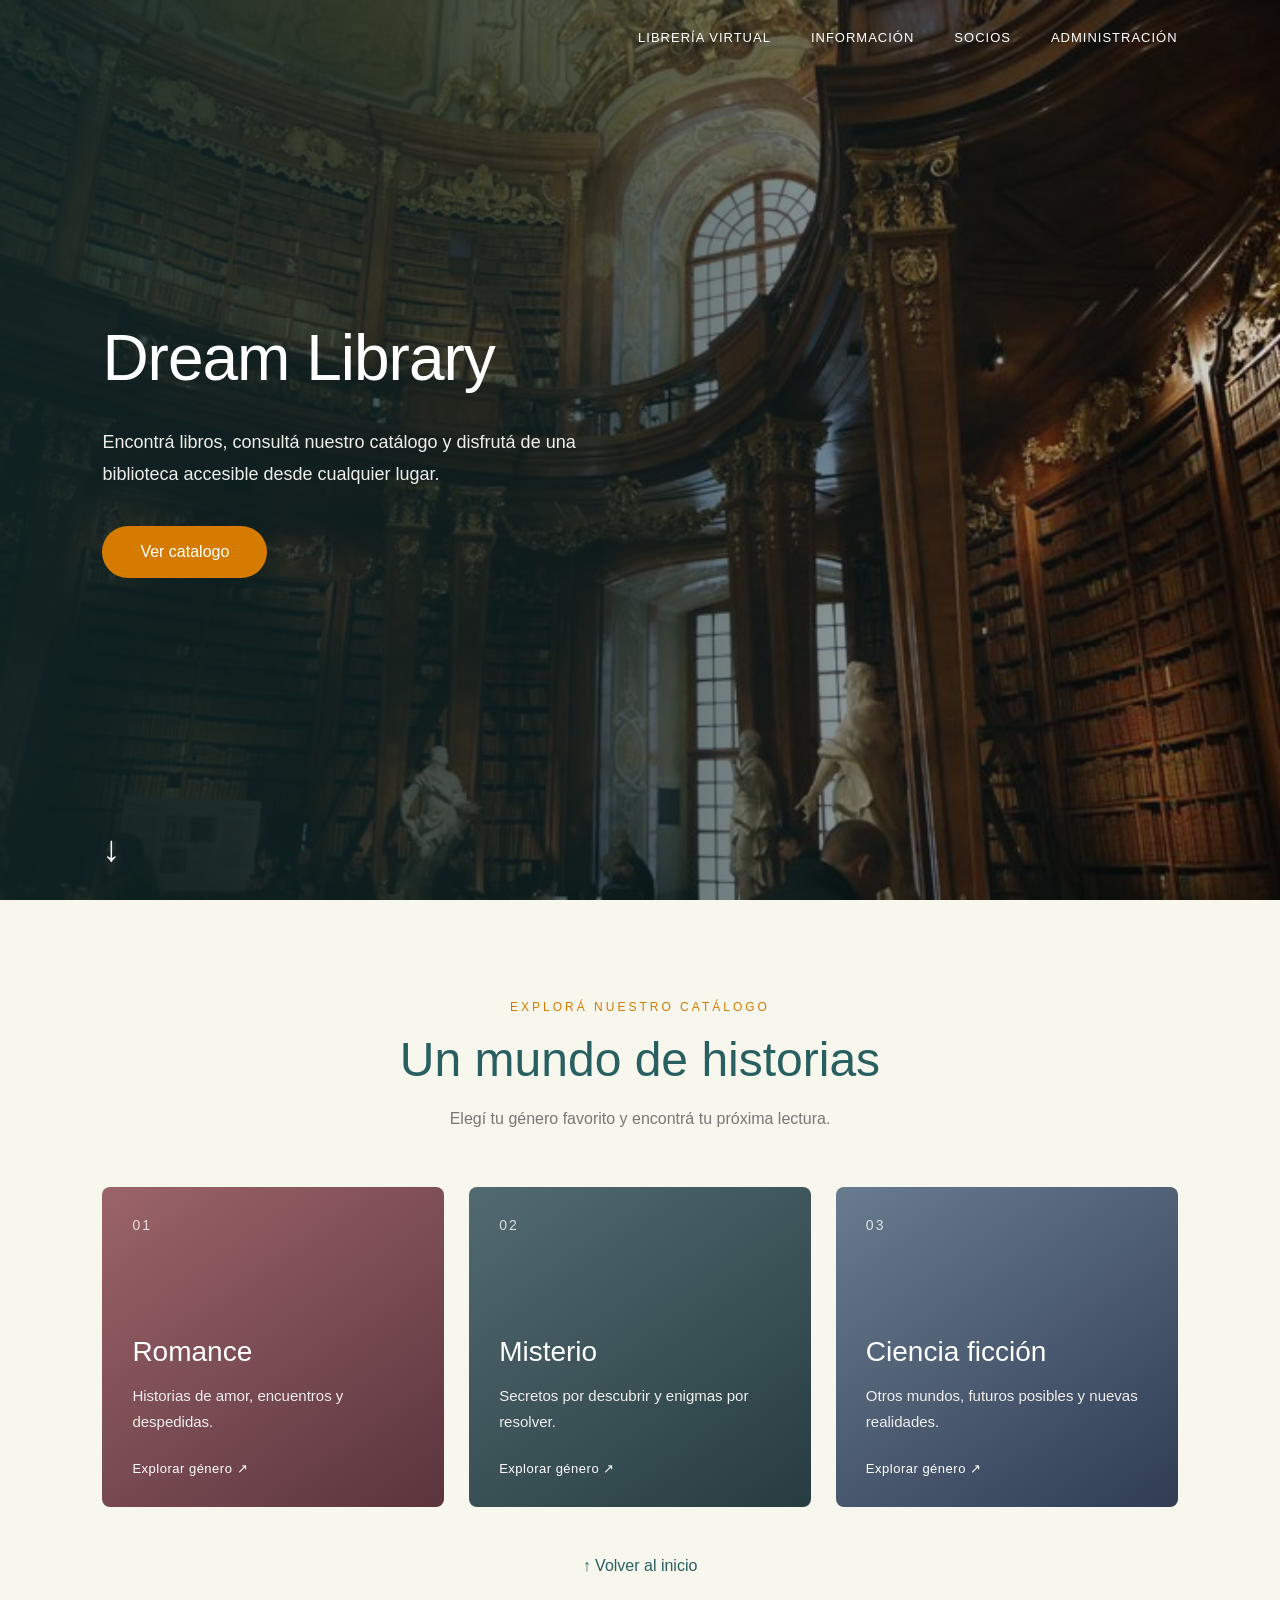
<file: index.html>
<!DOCTYPE html>
<html lang="es">
<head>
    <meta charset="UTF-8">
    <meta name="viewport" content="width=device-width, initial-scale=1.0">
    <title>Dream Library</title>
    <link rel="stylesheet" href="style.css">
</head>

<body>

    <!-- INICIO -->
    <section class="inicio" id="inicio">

        <img
            src="img/biblioteca.jpg"
            class="biblioteca"
            alt="Estanterías de una biblioteca"
        >

        <div class="fondo"></div>

        <nav>
            <a href="#inicio">Librería Virtual</a>
            <a href="paginas/informacion.html">Información</a>
            <a href="paginas/socios.html">Socios</a>
            <a href="paginas/administracion.html">Administración</a>
        </nav>

        <div class="contenido">
            <h1>Dream Library</h1>

            <p>
                Encontrá libros, consultá nuestro catálogo
                y disfrutá de una biblioteca accesible
                desde cualquier lugar. 
            </p>

            <a href="#generos" class="boton">Ver catalogo</a>
        </div>

        <a href="#generos" class="flecha" aria-label="Ver géneros">
            ↓
        </a>

    </section>


    <!-- GÉNEROS DE LIBROS -->
    <section class="generos" id="generos">

        <div class="encabezado-generos">
            <span class="subtitulo">EXPLORÁ NUESTRO CATÁLOGO</span>
            <h2>Un mundo de historias</h2>
            <p>
                Elegí tu género favorito y encontrá tu próxima lectura.
            </p>
        </div>

        <div class="contenedor-generos">

            <a href="paginas/libreria.html?genero=romance"
               class="tarjeta romance">
                <div class="numero">01</div>
                <div class="info-tarjeta">
                    <h3>Romance</h3>
                    <p>Historias de amor, encuentros y despedidas.</p>
                    <span>Explorar género ↗</span>
                </div>
            </a>

            <a href="paginas/libreria.html?genero=misterio"
               class="tarjeta misterio">
                <div class="numero">02</div>
                <div class="info-tarjeta">
                    <h3>Misterio</h3>
                    <p>Secretos por descubrir y enigmas por resolver.</p>
                    <span>Explorar género ↗</span>
                </div>
            </a>

            <a href="paginas/libreria.html?genero=ciencia-ficcion"
               class="tarjeta ciencia-ficcion">
                <div class="numero">03</div>
                <div class="info-tarjeta">
                    <h3>Ciencia ficción</h3>
                    <p>Otros mundos, futuros posibles y nuevas realidades.</p>
                    <span>Explorar género ↗</span>
                </div>
            </a>

        </div>

        <a href="#inicio" class="volver">↑ Volver al inicio</a>

    </section>

</body>
</html>
</file>
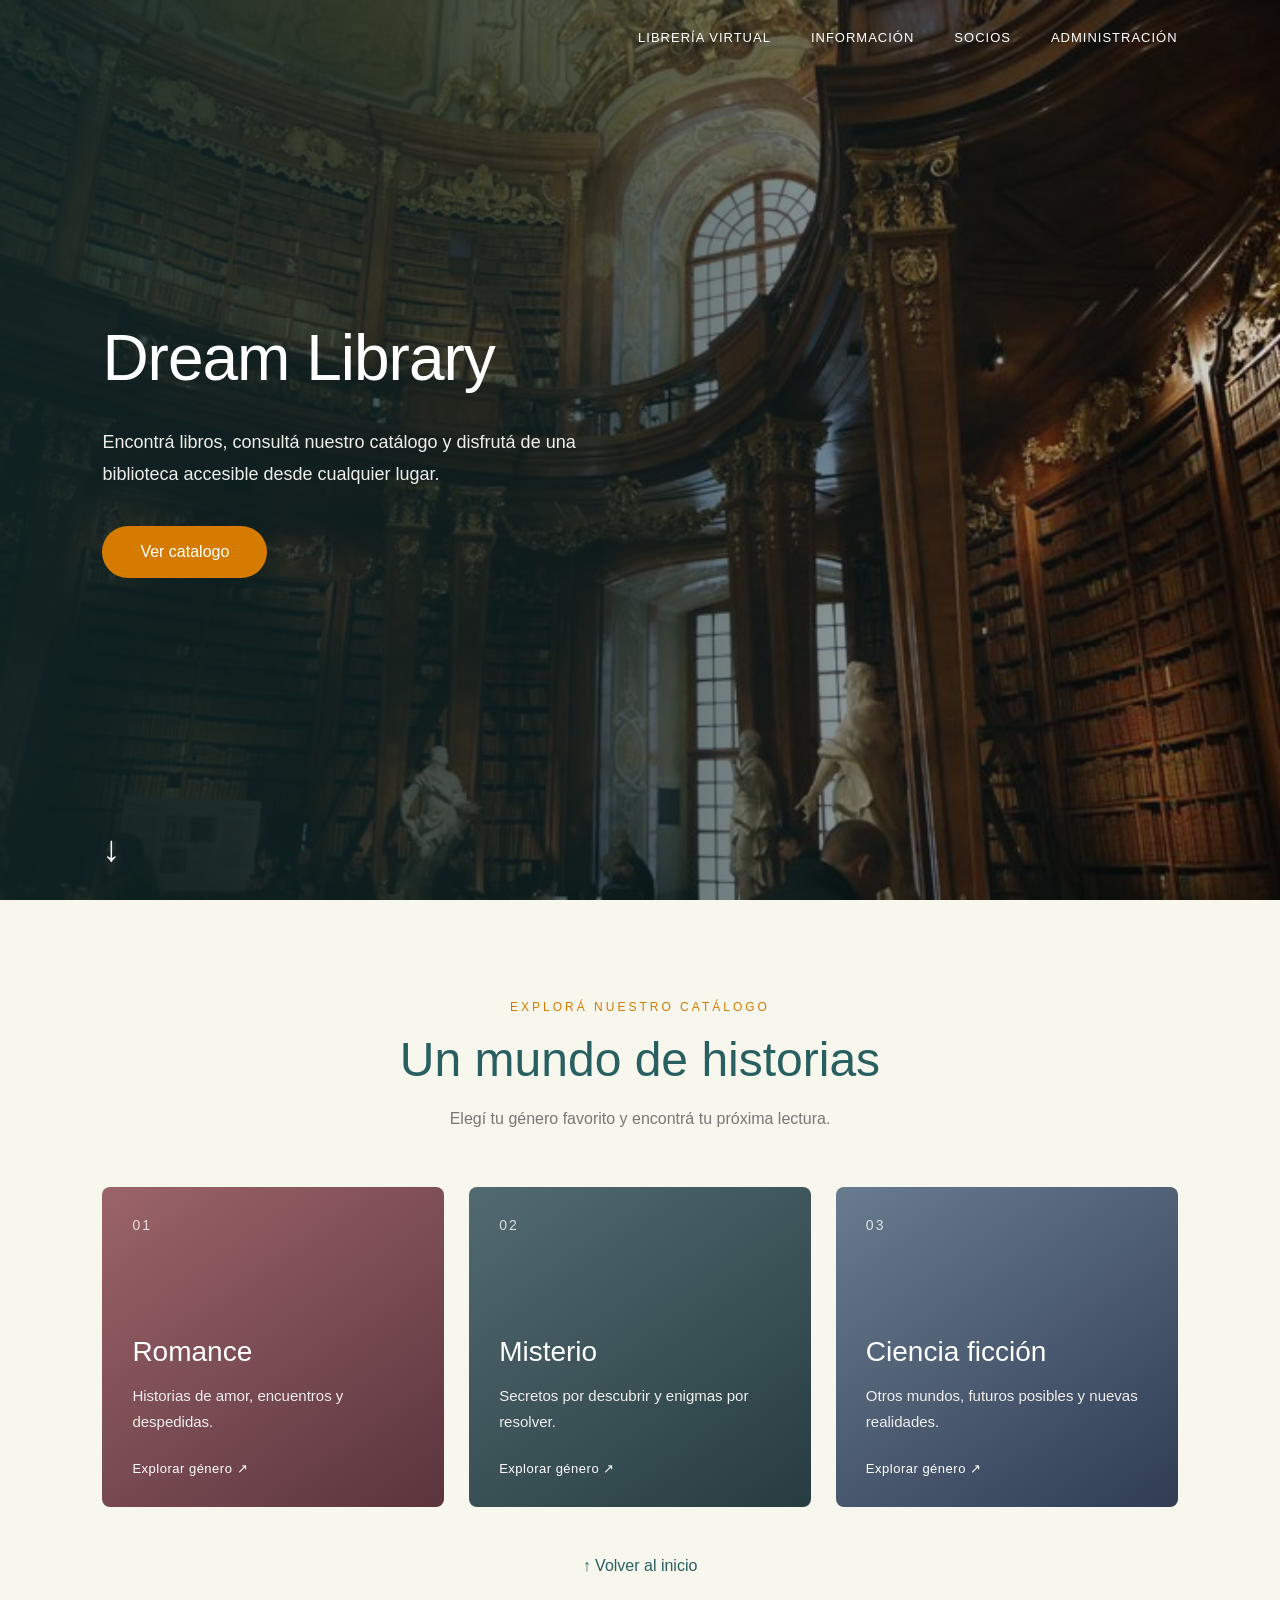
<file: dream Library/index.html>
<!DOCTYPE html>
<html lang="es">
<head>
    <meta charset="UTF-8">
    <meta name="viewport" content="width=device-width, initial-scale=1.0">
    <title>Dream Library</title>
    <link rel="stylesheet" href="style.css">
</head>

<body>

    <!-- INICIO -->
    <section class="inicio" id="inicio">

        <img
            src="img/biblioteca.jpg"
            class="biblioteca"
            alt="Estanterías de una biblioteca"
        >

        <div class="fondo"></div>

        <nav>
            <a href="#inicio">Librería Virtual</a>
            <a href="paginas/informacion.html">Información</a>
            <a href="paginas/socios.html">Socios</a>
            <a href="paginas/administracion.html">Administración</a>
        </nav>

        <div class="contenido">
            <h1>Dream Library</h1>

            <p>
                Encontrá libros, consultá nuestro catálogo
                y disfrutá de una biblioteca accesible
                desde cualquier lugar. 
            </p>

            <a href="#generos" class="boton">Ver catalogo</a>
        </div>

        <a href="#generos" class="flecha" aria-label="Ver géneros">
            ↓
        </a>

    </section>


    <!-- GÉNEROS DE LIBROS -->
    <section class="generos" id="generos">

        <div class="encabezado-generos">
            <span class="subtitulo">EXPLORÁ NUESTRO CATÁLOGO</span>
            <h2>Un mundo de historias</h2>
            <p>
                Elegí tu género favorito y encontrá tu próxima lectura.
            </p>
        </div>

        <div class="contenedor-generos">

            <a href="paginas/libreria.html?genero=romance"
               class="tarjeta romance">
                <div class="numero">01</div>
                <div class="info-tarjeta">
                    <h3>Romance</h3>
                    <p>Historias de amor, encuentros y despedidas.</p>
                    <span>Explorar género ↗</span>
                </div>
            </a>

            <a href="paginas/libreria.html?genero=misterio"
               class="tarjeta misterio">
                <div class="numero">02</div>
                <div class="info-tarjeta">
                    <h3>Misterio</h3>
                    <p>Secretos por descubrir y enigmas por resolver.</p>
                    <span>Explorar género ↗</span>
                </div>
            </a>

            <a href="paginas/libreria.html?genero=ciencia-ficcion"
               class="tarjeta ciencia-ficcion">
                <div class="numero">03</div>
                <div class="info-tarjeta">
                    <h3>Ciencia ficción</h3>
                    <p>Otros mundos, futuros posibles y nuevas realidades.</p>
                    <span>Explorar género ↗</span>
                </div>
            </a>

        </div>

        <a href="#inicio" class="volver">↑ Volver al inicio</a>

    </section>

</body>
</html>
</file>
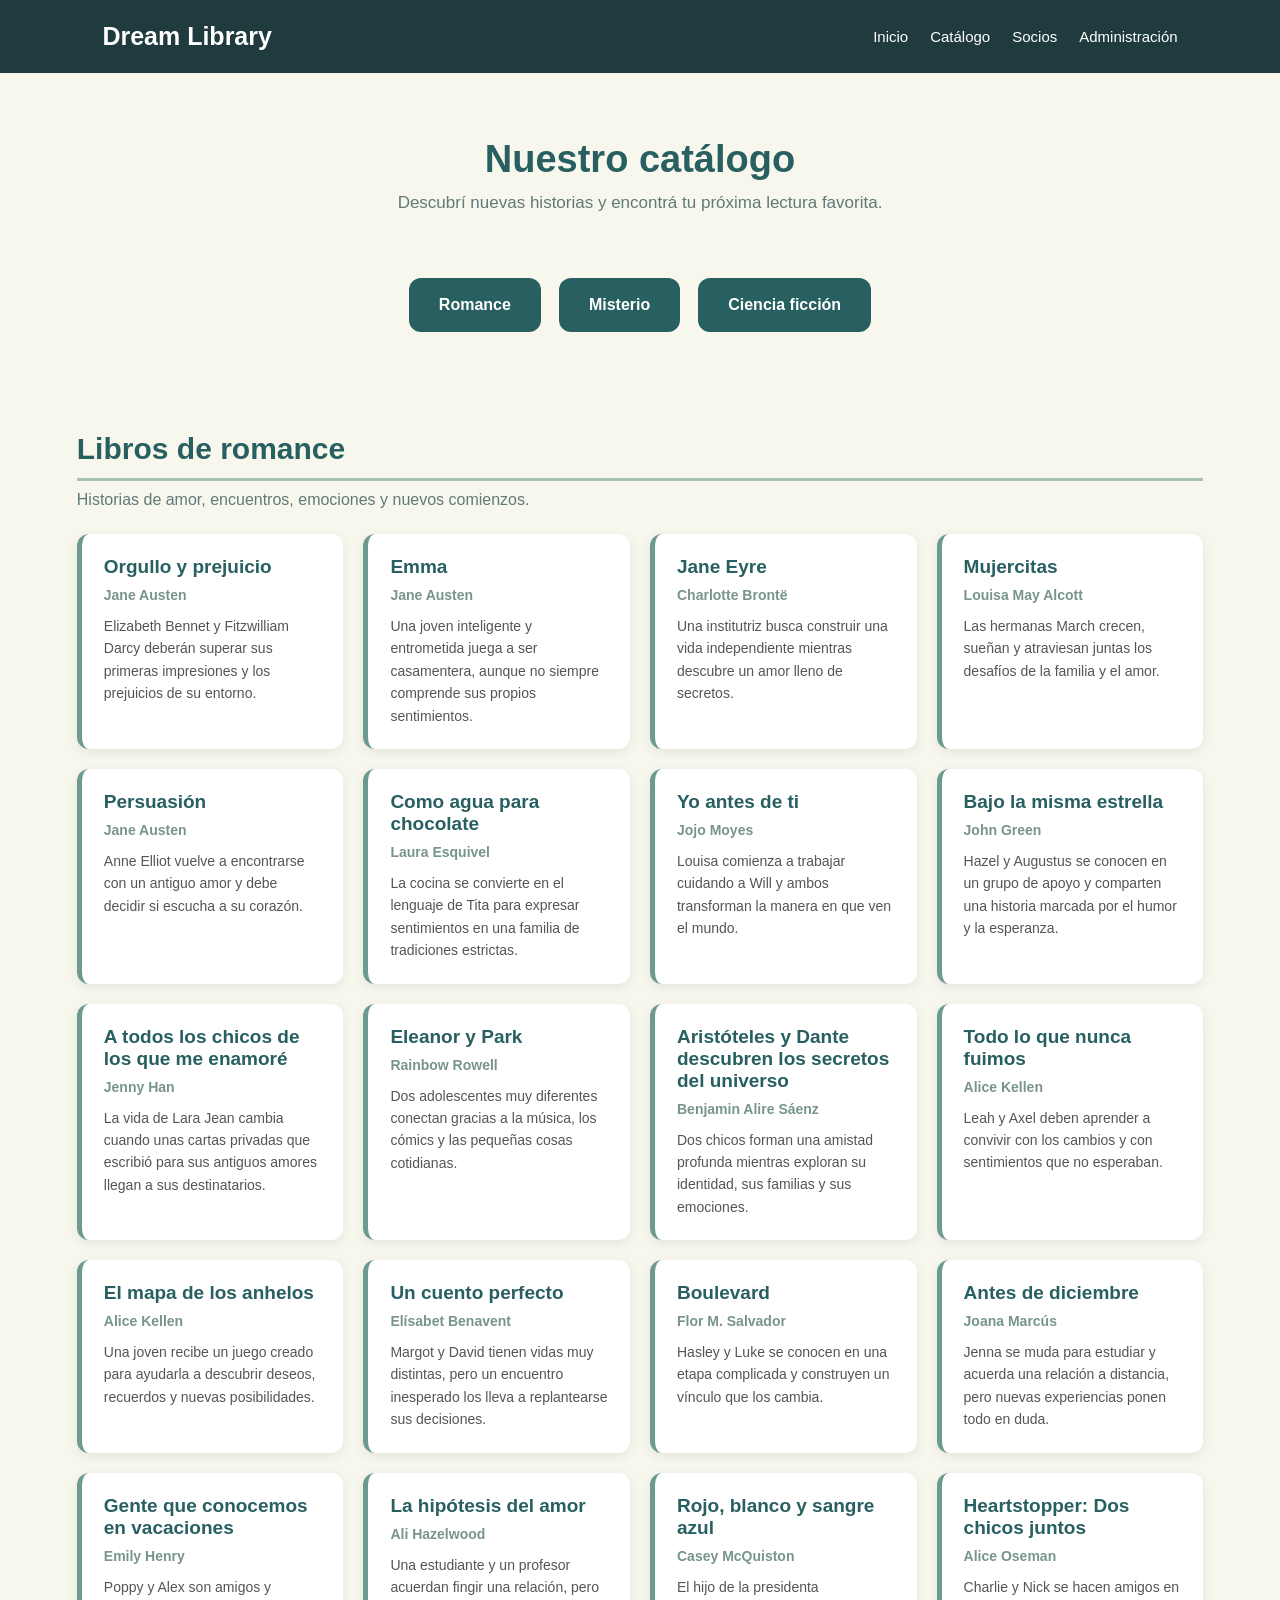
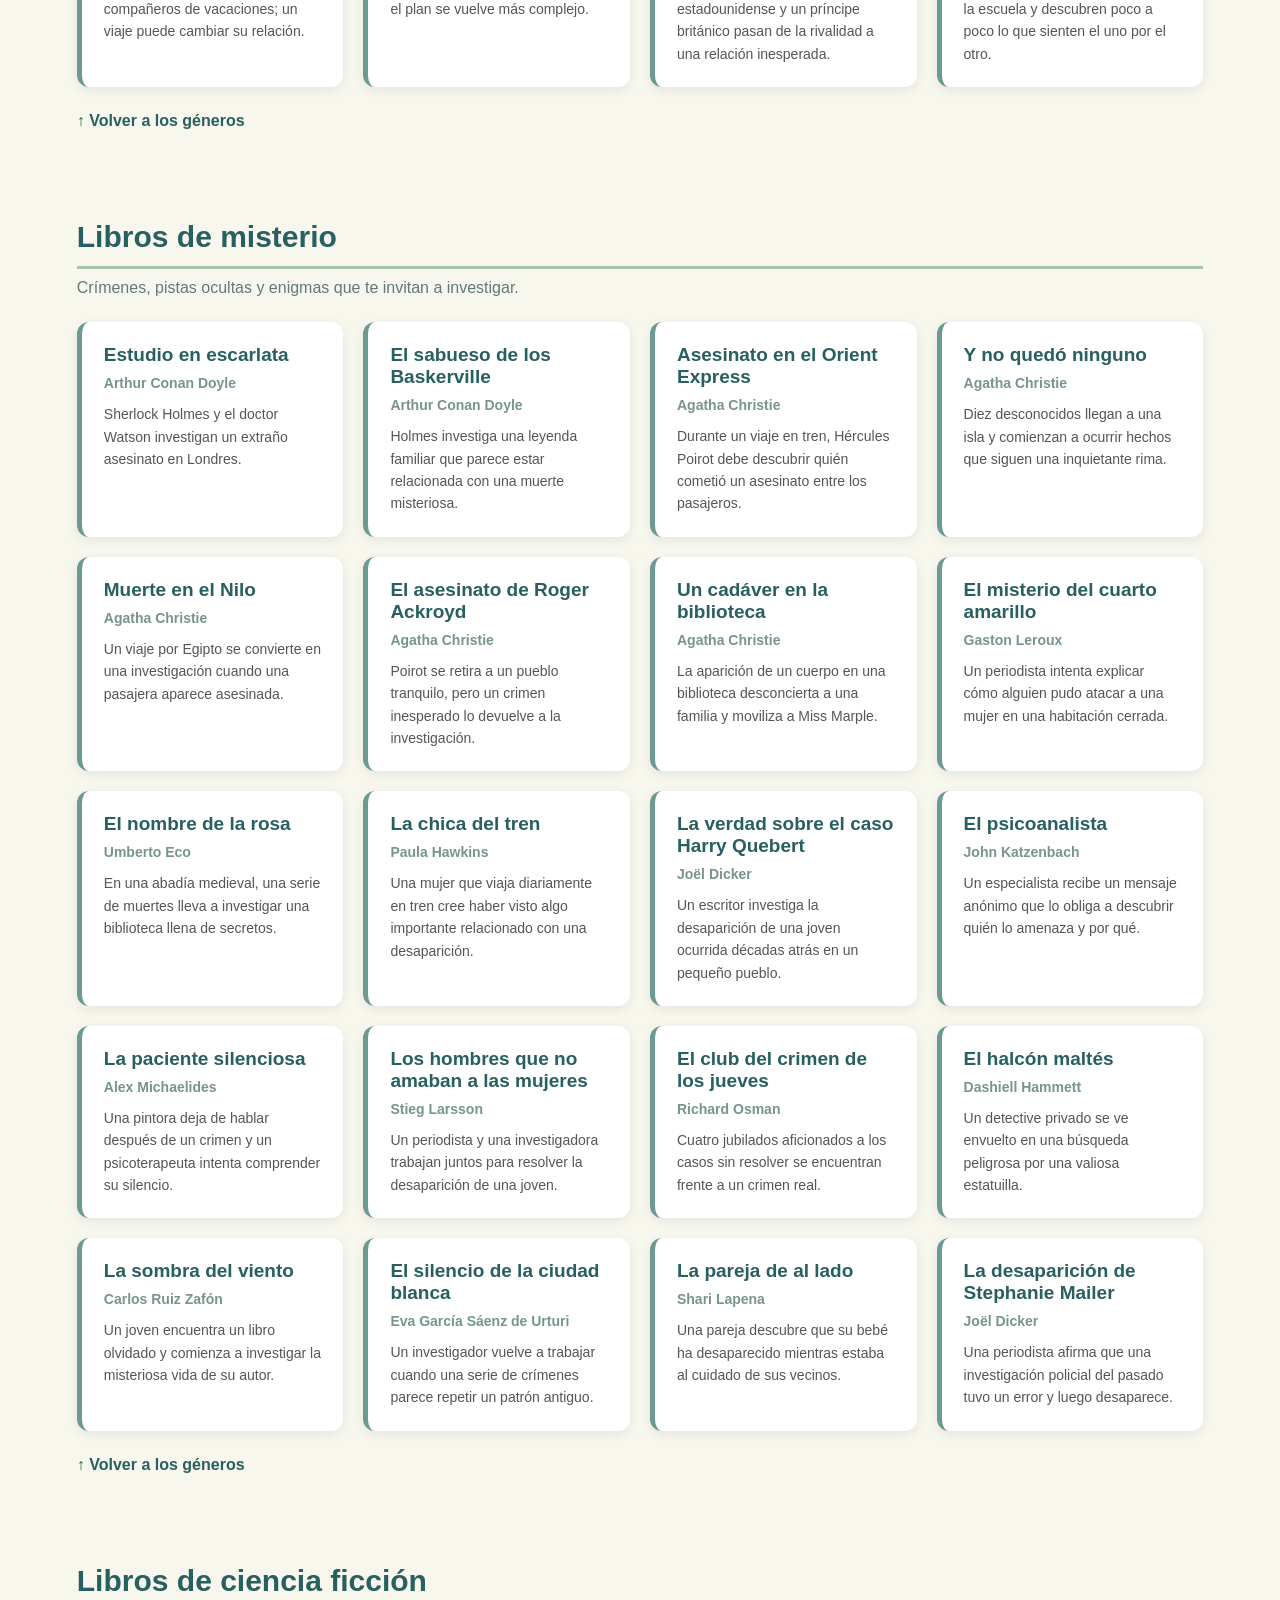
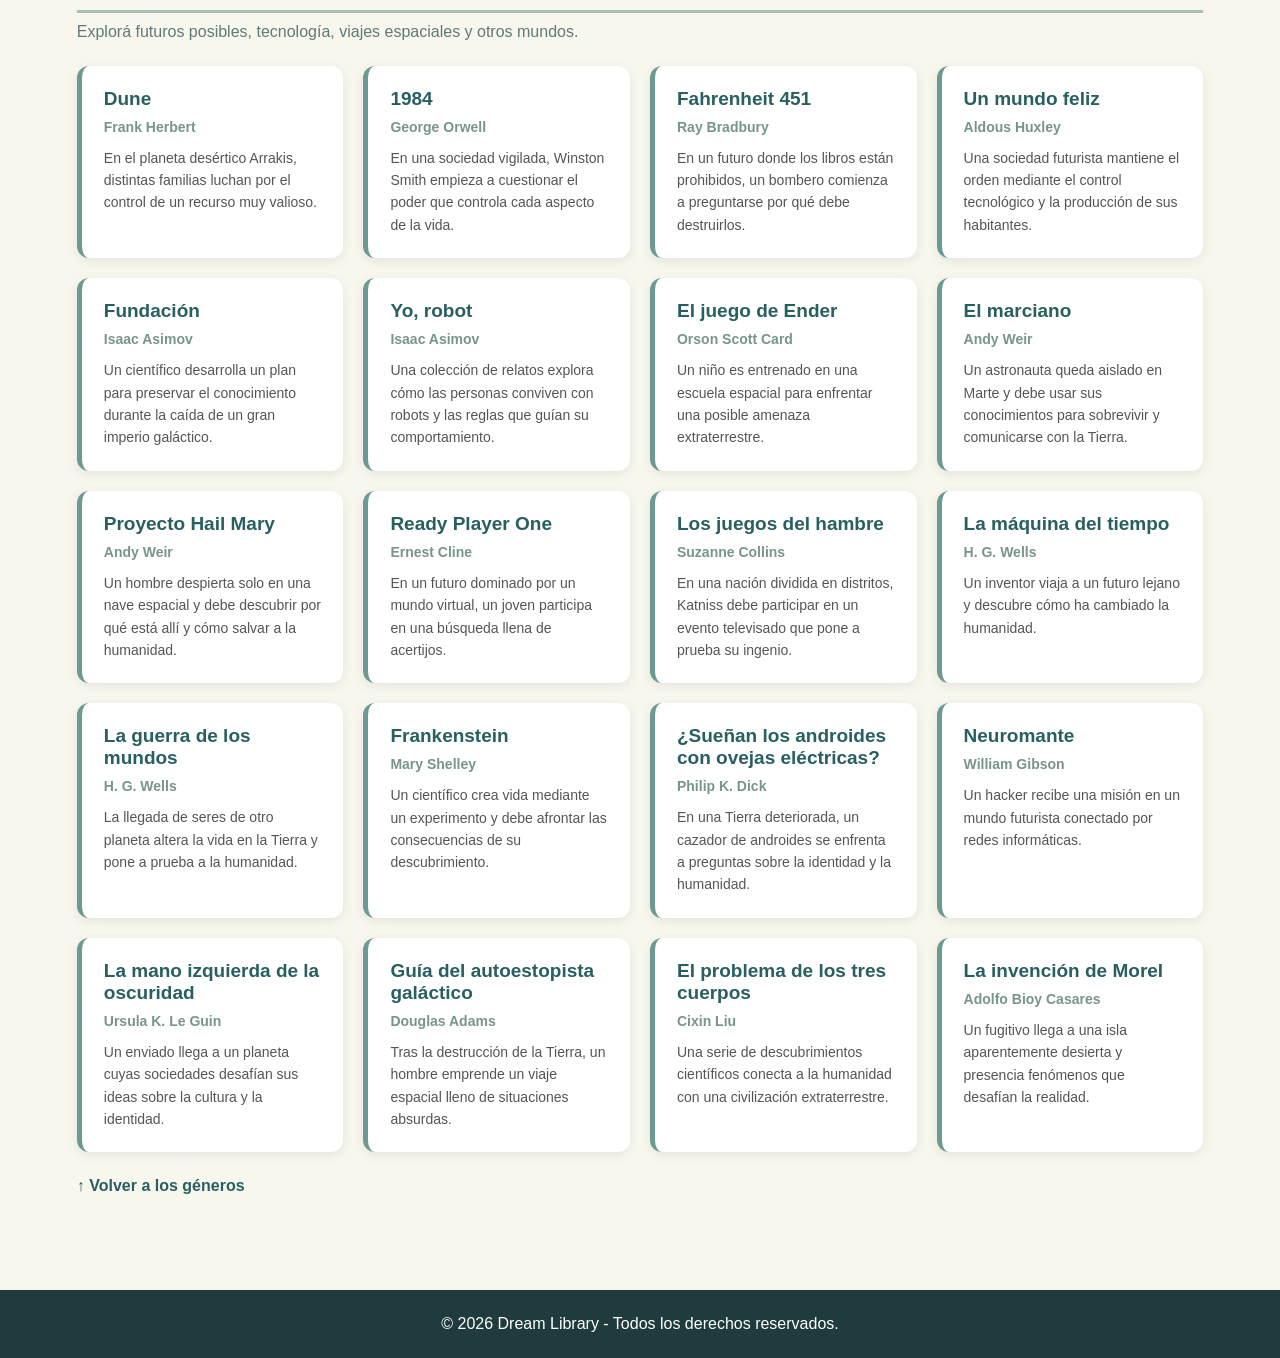
<file: paginas/libreria.html>
<!DOCTYPE html>
<html lang="es">
<head>
<meta charset="UTF-8">
<meta name="viewport" content="width=device-width, initial-scale=1.0">
<title>Catálogo | Dream Library</title>

<style>
* {
    margin: 0;
    padding: 0;
    box-sizing: border-box;
    scroll-behavior: smooth;
}

body {
    font-family: Arial, sans-serif;
    background: #f8f7ed;
    color: #285f60;
}

header {
    background: #203b3d;
    padding: 22px 8%;
    display: flex;
    justify-content: space-between;
    align-items: center;
    flex-wrap: wrap;
    gap: 15px;
}

.logo {
    color: white;
    font-size: 25px;
    font-weight: bold;
    text-decoration: none;
}

nav {
    display: flex;
    gap: 22px;
    flex-wrap: wrap;
}

nav a {
    color: white;
    text-decoration: none;
    font-size: 15px;
}

nav a:hover {
    color: #b9d6c2;
}

.contenedor {
    width: 88%;
    max-width: 1200px;
    margin: auto;
}

.presentacion {
    text-align: center;
    padding: 65px 15px 35px;
}

.presentacion h1 {
    font-size: 38px;
    margin-bottom: 12px;
}

.presentacion p {
    color: #607979;
    font-size: 17px;
}

.generos {
    display: flex;
    justify-content: center;
    flex-wrap: wrap;
    gap: 18px;
    margin: 30px 0 55px;
}

.genero {
    background: #285f60;
    color: white;
    text-decoration: none;
    padding: 18px 30px;
    border-radius: 12px;
    font-weight: bold;
    transition: .3s;
}

.genero:hover {
    background: #203b3d;
    transform: translateY(-3px);
}

.seccion {
    padding: 45px 0;
    scroll-margin-top: 20px;
}

.seccion h2 {
    font-size: 30px;
    margin-bottom: 10px;
    border-bottom: 3px solid #a6c4ad;
    padding-bottom: 12px;
}

.descripcion {
    margin-bottom: 25px;
    color: #607979;
}

.libros {
    display: grid;
    grid-template-columns: repeat(auto-fit, minmax(250px, 1fr));
    gap: 20px;
}

.libro {
    background: white;
    border-radius: 12px;
    padding: 22px;
    box-shadow: 0 3px 12px rgba(0,0,0,.08);
    border-left: 5px solid #6c9990;
    transition: .2s;
}

.libro:hover {
    transform: translateY(-4px);
}

.libro h3 {
    color: #285f60;
    font-size: 19px;
    margin-bottom: 9px;
}

.autor {
    font-weight: bold;
    color: #78958a;
    font-size: 14px;
    margin-bottom: 12px;
}

.sinopsis {
    color: #555;
    font-size: 14px;
    line-height: 1.6;
}

.volver {
    display: inline-block;
    margin-top: 25px;
    color: #285f60;
    font-weight: bold;
    text-decoration: none;
}

.volver:hover {
    text-decoration: underline;
}

footer {
    background: #203b3d;
    color: white;
    text-align: center;
    padding: 25px;
    margin-top: 50px;
}

@media(max-width:600px) {
    header {
        justify-content: center;
    }

    nav {
        justify-content: center;
        gap: 14px;
    }

    .presentacion h1 {
        font-size: 29px;
    }

    .contenedor {
        width: 92%;
    }
}
</style>
</head>

<body>

<header>
    <a href="../index.html" class="logo">Dream Library</a>

    <nav>
        <a href="../index.html">Inicio</a>
        <a href="#generos">Catálogo</a>
        <a href="socios.html">Socios</a>
        <a href="administracion.html">Administración</a>
    </nav>
</header>

<main class="contenedor">

<section class="presentacion" id="generos">
    <h1>Nuestro catálogo</h1>
    <p>Descubrí nuevas historias y encontrá tu próxima lectura favorita.</p>
</section>

<div class="generos">
    <a href="#romance" class="genero">Romance</a>
    <a href="#misterio" class="genero">Misterio</a>
    <a href="#ciencia-ficcion" class="genero">Ciencia ficción</a>
</div>

<!-- ROMANCE -->

<section class="seccion" id="romance">

<h2>Libros de romance</h2>
<p class="descripcion">
Historias de amor, encuentros, emociones y nuevos comienzos.
</p>

<div class="libros">

<article class="libro">
<h3>Orgullo y prejuicio</h3>
<p class="autor">Jane Austen</p>
<p class="sinopsis">Elizabeth Bennet y Fitzwilliam Darcy deberán superar sus primeras impresiones y los prejuicios de su entorno.</p>
</article>

<article class="libro">
<h3>Emma</h3>
<p class="autor">Jane Austen</p>
<p class="sinopsis">Una joven inteligente y entrometida juega a ser casamentera, aunque no siempre comprende sus propios sentimientos.</p>
</article>

<article class="libro">
<h3>Jane Eyre</h3>
<p class="autor">Charlotte Brontë</p>
<p class="sinopsis">Una institutriz busca construir una vida independiente mientras descubre un amor lleno de secretos.</p>
</article>

<article class="libro">
<h3>Mujercitas</h3>
<p class="autor">Louisa May Alcott</p>
<p class="sinopsis">Las hermanas March crecen, sueñan y atraviesan juntas los desafíos de la familia y el amor.</p>
</article>

<article class="libro">
<h3>Persuasión</h3>
<p class="autor">Jane Austen</p>
<p class="sinopsis">Anne Elliot vuelve a encontrarse con un antiguo amor y debe decidir si escucha a su corazón.</p>
</article>

<article class="libro">
<h3>Como agua para chocolate</h3>
<p class="autor">Laura Esquivel</p>
<p class="sinopsis">La cocina se convierte en el lenguaje de Tita para expresar sentimientos en una familia de tradiciones estrictas.</p>
</article>

<article class="libro">
<h3>Yo antes de ti</h3>
<p class="autor">Jojo Moyes</p>
<p class="sinopsis">Louisa comienza a trabajar cuidando a Will y ambos transforman la manera en que ven el mundo.</p>
</article>

<article class="libro">
<h3>Bajo la misma estrella</h3>
<p class="autor">John Green</p>
<p class="sinopsis">Hazel y Augustus se conocen en un grupo de apoyo y comparten una historia marcada por el humor y la esperanza.</p>
</article>

<article class="libro">
<h3>A todos los chicos de los que me enamoré</h3>
<p class="autor">Jenny Han</p>
<p class="sinopsis">La vida de Lara Jean cambia cuando unas cartas privadas que escribió para sus antiguos amores llegan a sus destinatarios.</p>
</article>

<article class="libro">
<h3>Eleanor y Park</h3>
<p class="autor">Rainbow Rowell</p>
<p class="sinopsis">Dos adolescentes muy diferentes conectan gracias a la música, los cómics y las pequeñas cosas cotidianas.</p>
</article>

<article class="libro">
<h3>Aristóteles y Dante descubren los secretos del universo</h3>
<p class="autor">Benjamin Alire Sáenz</p>
<p class="sinopsis">Dos chicos forman una amistad profunda mientras exploran su identidad, sus familias y sus emociones.</p>
</article>

<article class="libro">
<h3>Todo lo que nunca fuimos</h3>
<p class="autor">Alice Kellen</p>
<p class="sinopsis">Leah y Axel deben aprender a convivir con los cambios y con sentimientos que no esperaban.</p>
</article>

<article class="libro">
<h3>El mapa de los anhelos</h3>
<p class="autor">Alice Kellen</p>
<p class="sinopsis">Una joven recibe un juego creado para ayudarla a descubrir deseos, recuerdos y nuevas posibilidades.</p>
</article>

<article class="libro">
<h3>Un cuento perfecto</h3>
<p class="autor">Elísabet Benavent</p>
<p class="sinopsis">Margot y David tienen vidas muy distintas, pero un encuentro inesperado los lleva a replantearse sus decisiones.</p>
</article>

<article class="libro">
<h3>Boulevard</h3>
<p class="autor">Flor M. Salvador</p>
<p class="sinopsis">Hasley y Luke se conocen en una etapa complicada y construyen un vínculo que los cambia.</p>
</article>

<article class="libro">
<h3>Antes de diciembre</h3>
<p class="autor">Joana Marcús</p>
<p class="sinopsis">Jenna se muda para estudiar y acuerda una relación a distancia, pero nuevas experiencias ponen todo en duda.</p>
</article>

<article class="libro">
<h3>Gente que conocemos en vacaciones</h3>
<p class="autor">Emily Henry</p>
<p class="sinopsis">Poppy y Alex son amigos y compañeros de vacaciones; un viaje puede cambiar su relación.</p>
</article>

<article class="libro">
<h3>La hipótesis del amor</h3>
<p class="autor">Ali Hazelwood</p>
<p class="sinopsis">Una estudiante y un profesor acuerdan fingir una relación, pero el plan se vuelve más complejo.</p>
</article>

<article class="libro">
<h3>Rojo, blanco y sangre azul</h3>
<p class="autor">Casey McQuiston</p>
<p class="sinopsis">El hijo de la presidenta estadounidense y un príncipe británico pasan de la rivalidad a una relación inesperada.</p>
</article>

<article class="libro">
<h3>Heartstopper: Dos chicos juntos</h3>
<p class="autor">Alice Oseman</p>
<p class="sinopsis">Charlie y Nick se hacen amigos en la escuela y descubren poco a poco lo que sienten el uno por el otro.</p>
</article>

</div>
<a href="#generos" class="volver">↑ Volver a los géneros</a>
</section>

<!-- MISTERIO -->

<section class="seccion" id="misterio">

<h2>Libros de misterio</h2>
<p class="descripcion">
Crímenes, pistas ocultas y enigmas que te invitan a investigar.
</p>

<div class="libros">

<article class="libro">
<h3>Estudio en escarlata</h3>
<p class="autor">Arthur Conan Doyle</p>
<p class="sinopsis">Sherlock Holmes y el doctor Watson investigan un extraño asesinato en Londres.</p>
</article>

<article class="libro">
<h3>El sabueso de los Baskerville</h3>
<p class="autor">Arthur Conan Doyle</p>
<p class="sinopsis">Holmes investiga una leyenda familiar que parece estar relacionada con una muerte misteriosa.</p>
</article>

<article class="libro">
<h3>Asesinato en el Orient Express</h3>
<p class="autor">Agatha Christie</p>
<p class="sinopsis">Durante un viaje en tren, Hércules Poirot debe descubrir quién cometió un asesinato entre los pasajeros.</p>
</article>

<article class="libro">
<h3>Y no quedó ninguno</h3>
<p class="autor">Agatha Christie</p>
<p class="sinopsis">Diez desconocidos llegan a una isla y comienzan a ocurrir hechos que siguen una inquietante rima.</p>
</article>

<article class="libro">
<h3>Muerte en el Nilo</h3>
<p class="autor">Agatha Christie</p>
<p class="sinopsis">Un viaje por Egipto se convierte en una investigación cuando una pasajera aparece asesinada.</p>
</article>

<article class="libro">
<h3>El asesinato de Roger Ackroyd</h3>
<p class="autor">Agatha Christie</p>
<p class="sinopsis">Poirot se retira a un pueblo tranquilo, pero un crimen inesperado lo devuelve a la investigación.</p>
</article>

<article class="libro">
<h3>Un cadáver en la biblioteca</h3>
<p class="autor">Agatha Christie</p>
<p class="sinopsis">La aparición de un cuerpo en una biblioteca desconcierta a una familia y moviliza a Miss Marple.</p>
</article>

<article class="libro">
<h3>El misterio del cuarto amarillo</h3>
<p class="autor">Gaston Leroux</p>
<p class="sinopsis">Un periodista intenta explicar cómo alguien pudo atacar a una mujer en una habitación cerrada.</p>
</article>

<article class="libro">
<h3>El nombre de la rosa</h3>
<p class="autor">Umberto Eco</p>
<p class="sinopsis">En una abadía medieval, una serie de muertes lleva a investigar una biblioteca llena de secretos.</p>
</article>

<article class="libro">
<h3>La chica del tren</h3>
<p class="autor">Paula Hawkins</p>
<p class="sinopsis">Una mujer que viaja diariamente en tren cree haber visto algo importante relacionado con una desaparición.</p>
</article>

<article class="libro">
<h3>La verdad sobre el caso Harry Quebert</h3>
<p class="autor">Joël Dicker</p>
<p class="sinopsis">Un escritor investiga la desaparición de una joven ocurrida décadas atrás en un pequeño pueblo.</p>
</article>

<article class="libro">
<h3>El psicoanalista</h3>
<p class="autor">John Katzenbach</p>
<p class="sinopsis">Un especialista recibe un mensaje anónimo que lo obliga a descubrir quién lo amenaza y por qué.</p>
</article>

<article class="libro">
<h3>La paciente silenciosa</h3>
<p class="autor">Alex Michaelides</p>
<p class="sinopsis">Una pintora deja de hablar después de un crimen y un psicoterapeuta intenta comprender su silencio.</p>
</article>

<article class="libro">
<h3>Los hombres que no amaban a las mujeres</h3>
<p class="autor">Stieg Larsson</p>
<p class="sinopsis">Un periodista y una investigadora trabajan juntos para resolver la desaparición de una joven.</p>
</article>

<article class="libro">
<h3>El club del crimen de los jueves</h3>
<p class="autor">Richard Osman</p>
<p class="sinopsis">Cuatro jubilados aficionados a los casos sin resolver se encuentran frente a un crimen real.</p>
</article>

<article class="libro">
<h3>El halcón maltés</h3>
<p class="autor">Dashiell Hammett</p>
<p class="sinopsis">Un detective privado se ve envuelto en una búsqueda peligrosa por una valiosa estatuilla.</p>
</article>

<article class="libro">
<h3>La sombra del viento</h3>
<p class="autor">Carlos Ruiz Zafón</p>
<p class="sinopsis">Un joven encuentra un libro olvidado y comienza a investigar la misteriosa vida de su autor.</p>
</article>

<article class="libro">
<h3>El silencio de la ciudad blanca</h3>
<p class="autor">Eva García Sáenz de Urturi</p>
<p class="sinopsis">Un investigador vuelve a trabajar cuando una serie de crímenes parece repetir un patrón antiguo.</p>
</article>

<article class="libro">
<h3>La pareja de al lado</h3>
<p class="autor">Shari Lapena</p>
<p class="sinopsis">Una pareja descubre que su bebé ha desaparecido mientras estaba al cuidado de sus vecinos.</p>
</article>

<article class="libro">
<h3>La desaparición de Stephanie Mailer</h3>
<p class="autor">Joël Dicker</p>
<p class="sinopsis">Una periodista afirma que una investigación policial del pasado tuvo un error y luego desaparece.</p>
</article>

</div>
<a href="#generos" class="volver">↑ Volver a los géneros</a>
</section>

<!-- CIENCIA FICCION -->

<section class="seccion" id="ciencia-ficcion">

<h2>Libros de ciencia ficción</h2>
<p class="descripcion">
Explorá futuros posibles, tecnología, viajes espaciales y otros mundos.
</p>

<div class="libros">

<article class="libro">
<h3>Dune</h3>
<p class="autor">Frank Herbert</p>
<p class="sinopsis">En el planeta desértico Arrakis, distintas familias luchan por el control de un recurso muy valioso.</p>
</article>

<article class="libro">
<h3>1984</h3>
<p class="autor">George Orwell</p>
<p class="sinopsis">En una sociedad vigilada, Winston Smith empieza a cuestionar el poder que controla cada aspecto de la vida.</p>
</article>

<article class="libro">
<h3>Fahrenheit 451</h3>
<p class="autor">Ray Bradbury</p>
<p class="sinopsis">En un futuro donde los libros están prohibidos, un bombero comienza a preguntarse por qué debe destruirlos.</p>
</article>

<article class="libro">
<h3>Un mundo feliz</h3>
<p class="autor">Aldous Huxley</p>
<p class="sinopsis">Una sociedad futurista mantiene el orden mediante el control tecnológico y la producción de sus habitantes.</p>
</article>

<article class="libro">
<h3>Fundación</h3>
<p class="autor">Isaac Asimov</p>
<p class="sinopsis">Un científico desarrolla un plan para preservar el conocimiento durante la caída de un gran imperio galáctico.</p>
</article>

<article class="libro">
<h3>Yo, robot</h3>
<p class="autor">Isaac Asimov</p>
<p class="sinopsis">Una colección de relatos explora cómo las personas conviven con robots y las reglas que guían su comportamiento.</p>
</article>

<article class="libro">
<h3>El juego de Ender</h3>
<p class="autor">Orson Scott Card</p>
<p class="sinopsis">Un niño es entrenado en una escuela espacial para enfrentar una posible amenaza extraterrestre.</p>
</article>

<article class="libro">
<h3>El marciano</h3>
<p class="autor">Andy Weir</p>
<p class="sinopsis">Un astronauta queda aislado en Marte y debe usar sus conocimientos para sobrevivir y comunicarse con la Tierra.</p>
</article>

<article class="libro">
<h3>Proyecto Hail Mary</h3>
<p class="autor">Andy Weir</p>
<p class="sinopsis">Un hombre despierta solo en una nave espacial y debe descubrir por qué está allí y cómo salvar a la humanidad.</p>
</article>

<article class="libro">
<h3>Ready Player One</h3>
<p class="autor">Ernest Cline</p>
<p class="sinopsis">En un futuro dominado por un mundo virtual, un joven participa en una búsqueda llena de acertijos.</p>
</article>

<article class="libro">
<h3>Los juegos del hambre</h3>
<p class="autor">Suzanne Collins</p>
<p class="sinopsis">En una nación dividida en distritos, Katniss debe participar en un evento televisado que pone a prueba su ingenio.</p>
</article>

<article class="libro">
<h3>La máquina del tiempo</h3>
<p class="autor">H. G. Wells</p>
<p class="sinopsis">Un inventor viaja a un futuro lejano y descubre cómo ha cambiado la humanidad.</p>
</article>

<article class="libro">
<h3>La guerra de los mundos</h3>
<p class="autor">H. G. Wells</p>
<p class="sinopsis">La llegada de seres de otro planeta altera la vida en la Tierra y pone a prueba a la humanidad.</p>
</article>

<article class="libro">
<h3>Frankenstein</h3>
<p class="autor">Mary Shelley</p>
<p class="sinopsis">Un científico crea vida mediante un experimento y debe afrontar las consecuencias de su descubrimiento.</p>
</article>

<article class="libro">
<h3>¿Sueñan los androides con ovejas eléctricas?</h3>
<p class="autor">Philip K. Dick</p>
<p class="sinopsis">En una Tierra deteriorada, un cazador de androides se enfrenta a preguntas sobre la identidad y la humanidad.</p>
</article>

<article class="libro">
<h3>Neuromante</h3>
<p class="autor">William Gibson</p>
<p class="sinopsis">Un hacker recibe una misión en un mundo futurista conectado por redes informáticas.</p>
</article>

<article class="libro">
<h3>La mano izquierda de la oscuridad</h3>
<p class="autor">Ursula K. Le Guin</p>
<p class="sinopsis">Un enviado llega a un planeta cuyas sociedades desafían sus ideas sobre la cultura y la identidad.</p>
</article>

<article class="libro">
<h3>Guía del autoestopista galáctico</h3>
<p class="autor">Douglas Adams</p>
<p class="sinopsis">Tras la destrucción de la Tierra, un hombre emprende un viaje espacial lleno de situaciones absurdas.</p>
</article>

<article class="libro">
<h3>El problema de los tres cuerpos</h3>
<p class="autor">Cixin Liu</p>
<p class="sinopsis">Una serie de descubrimientos científicos conecta a la humanidad con una civilización extraterrestre.</p>
</article>

<article class="libro">
<h3>La invención de Morel</h3>
<p class="autor">Adolfo Bioy Casares</p>
<p class="sinopsis">Un fugitivo llega a una isla aparentemente desierta y presencia fenómenos que desafían la realidad.</p>
</article>

</div>
<a href="#generos" class="volver">↑ Volver a los géneros</a>
</section>

</main>

<footer>
    <p>© 2026 Dream Library - Todos los derechos reservados.</p>
</footer>

</body>
</html>
</file>
<file: style.css>
:root {
    --color-principal: #285f60;
    --color-oscuro: #203b3d;
    --color-acento: #d47b00;
    --color-acento-hover: #b96700;
    --color-fondo: #f8f7ed;
    --color-blanco: #ffffff;
    --color-texto: #555555;
    --color-borde: #e3e4dc;

    --fuente-principal: Arial, sans-serif;

    --ancho-contenido: 1200px;
    --radio: 8px;
}

* {
    margin: 0;
    padding: 0;
    box-sizing: border-box;
}

html {
    scroll-behavior: smooth;
}

body {
    font-family: var(--fuente-principal);
    background-color: var(--color-fondo);
    color: var(--color-principal);
}

img {
    max-width: 100%;
}

a {
    transition: color 0.3s ease;
}


/* =========================================
   2. PÁGINA DE INICIO
========================================= */

.inicio {
    min-height: 100vh;
    position: relative;
    display: flex;
    align-items: center;
    padding: 150px 8%;
    overflow: hidden;
    background-color: var(--color-oscuro);
}

/* Imagen principal */

.biblioteca {
    position: absolute;
    inset: 0;
    width: 100%;
    height: 100%;
    object-fit: cover;
    object-position: center;
    z-index: 0;
}

/* Oscurecimiento para mejorar la lectura */

.fondo {
    position: absolute;
    inset: 0;
    z-index: 1;
    background: linear-gradient(
        90deg,
        rgba(15, 36, 37, 0.90) 0%,
        rgba(15, 36, 37, 0.70) 45%,
        rgba(15, 36, 37, 0.15) 100%
    );
}

/* Menú exclusivo del inicio */

.inicio nav {
    position: absolute;
    top: 30px;
    right: 8%;
    display: flex;
    justify-content: flex-end;
    align-items: center;
    flex-wrap: wrap;
    gap: 40px;
    z-index: 2;
}

.inicio nav a {
    color: var(--color-blanco);
    text-decoration: none;
    font-size: 13px;
    text-transform: uppercase;
    letter-spacing: 1px;
}

.inicio nav a:hover {
    color: #e8a13c;
}

/* Contenido principal del inicio */

.inicio .contenido {
    position: relative;
    z-index: 2;
    width: 100%;
    max-width: 600px;
    margin: 0;
    padding: 0;
    background: transparent;
    border-radius: 0;
    box-shadow: none;
    color: var(--color-blanco);
}

.inicio h1 {
    color: var(--color-blanco);
    font-size: clamp(42px, 5vw, 68px);
    font-weight: 400;
    letter-spacing: -1px;
    line-height: 1.15;
    margin-bottom: 30px;
}

.inicio .contenido p {
    max-width: 480px;
    color: #eeeeea;
    font-size: 18px;
    line-height: 1.8;
    margin-bottom: 35px;
}

/* Botón del catálogo */

.boton {
    display: inline-block;
    padding: 17px 38px;
    background-color: var(--color-acento);
    color: var(--color-blanco);
    text-decoration: none;
    border-radius: 35px;
    font-size: 16px;
    transition:
        background-color 0.3s ease,
        transform 0.3s ease;
}

.boton:hover {
    background-color: var(--color-acento-hover);
    color: var(--color-blanco);
    transform: translateY(-3px);
}

/* Flecha inferior */

.flecha {
    position: absolute;
    bottom: 30px;
    left: 8%;
    z-index: 2;
    color: var(--color-blanco);
    font-size: 36px;
    text-decoration: none;
}

.flecha:hover {
    color: #e8a13c;
    transform: translateY(5px);
}


/* =========================================
   3. SECCIÓN DE GÉNEROS
========================================= */

.generos {
    min-height: 100vh;
    padding: 100px 8% 60px;
    background-color: var(--color-fondo);
}

.encabezado-generos {
    text-align: center;
    margin-bottom: 55px;
}

.subtitulo {
    display: block;
    color: var(--color-acento);
    font-size: 12px;
    letter-spacing: 3px;
    margin-bottom: 18px;
}

.encabezado-generos h2 {
    color: var(--color-principal);
    font-size: clamp(32px, 4vw, 48px);
    font-weight: 400;
    margin-bottom: 18px;
}

.encabezado-generos p {
    color: #777777;
    font-size: 16px;
    line-height: 1.7;
}

/* Distribución de las tarjetas */

.contenedor-generos {
    display: grid;
    grid-template-columns: repeat(3, minmax(0, 1fr));
    gap: 25px;
    max-width: var(--ancho-contenido);
    margin: 0 auto;
}

.tarjeta {
    min-width: 0;
    min-height: 320px;
    padding: 30px;
    display: flex;
    flex-direction: column;
    justify-content: space-between;
    border-radius: var(--radio);
    overflow: hidden;
    color: var(--color-blanco);
    text-decoration: none;
    transition:
        transform 0.3s ease,
        box-shadow 0.3s ease;
}

.tarjeta:hover {
    color: var(--color-blanco);
    transform: translateY(-8px);
    box-shadow: 0 15px 30px rgba(0, 0, 0, 0.15);
}

/* Colores de cada género */

.romance {
    background: linear-gradient(145deg, #9b646a, #5b343c);
}

.misterio {
    background: linear-gradient(145deg, #526b70, #263c40);
}

.ciencia-ficcion {
    background: linear-gradient(145deg, #697b8e, #303d55);
}

.numero {
    font-size: 14px;
    letter-spacing: 2px;
    opacity: 0.8;
}

.info-tarjeta h3 {
    color: var(--color-blanco);
    font-size: 28px;
    font-weight: 400;
    margin-bottom: 15px;
}

.info-tarjeta p {
    color: #f0eeee;
    font-size: 15px;
    line-height: 1.7;
    margin-bottom: 25px;
}

.info-tarjeta span {
    font-size: 13px;
    letter-spacing: 0.5px;
}

/* Enlace para regresar */

.volver {
    display: block;
    width: fit-content;
    margin: 50px auto 0;
    color: var(--color-principal);
    text-decoration: none;
}

.volver:hover {
    color: var(--color-acento);
}


/* =========================================
   4. ENCABEZADO DE PÁGINAS INTERNAS
========================================= */

.encabezado {
    position: relative;
    display: flex;
    justify-content: space-between;
    align-items: center;
    flex-wrap: wrap;
    gap: 20px;

    padding: 25px 8%;
    background-color: var(--color-oscuro);
    color: var(--color-blanco);
}

.logo {
    color: var(--color-blanco);
    text-decoration: none;
    font-size: 24px;
    font-weight: bold;
}

.logo:hover {
    color: #e8a13c;
}

/* Este menú no debe usar el posicionamiento
   absoluto del menú de la página principal. */

.encabezado nav {
    position: static;
    display: flex;
    justify-content: flex-end;
    align-items: center;
    flex-wrap: wrap;
    gap: 25px;
}

.encabezado nav a {
    color: var(--color-blanco);
    font-size: 12px;
    text-decoration: none;
    text-transform: uppercase;
    letter-spacing: 1px;
}

.encabezado nav a:hover {
    color: #e8a13c;
}


/* =========================================
   5. CONTENIDO DE SOCIOS Y ADMINISTRACIÓN
========================================= */

/* Se aplica a los <main class="contenido">
   de las páginas internas, no al inicio. */

main.contenido {
    width: 100%;
    max-width: var(--ancho-contenido);
    min-height: 75vh;
    margin: 0 auto;
    padding: 65px 8%;
    color: var(--color-principal);
    background: transparent;
    border-radius: 0;
    box-shadow: none;
}

main.contenido h1 {
    color: var(--color-principal);
    font-size: 42px;
    font-weight: 400;
    line-height: 1.2;
    margin-bottom: 20px;
}

main.contenido > p {
    color: var(--color-texto);
    font-size: 16px;
    line-height: 1.8;
    margin-bottom: 18px;
}

/* Texto informativo adicional */

.nota {
    color: #777777;
    font-size: 13px;
}


/* =========================================
   6. TABLAS
========================================= */

.tabla-contenedor {
    width: 100%;
    overflow-x: auto;
    margin: 30px 0;
    border-radius: var(--radio);
    background-color: var(--color-blanco);
    box-shadow: 0 3px 12px rgba(0, 0, 0, 0.04);
}

.tabla-contenedor table {
    width: 100%;
    border-collapse: collapse;
    text-align: left;
    color: var(--color-principal);
}

.tabla-contenedor th {
    padding: 16px;
    background-color: var(--color-principal);
    color: var(--color-blanco);
    font-size: 13px;
    text-transform: uppercase;
    white-space: nowrap;
}

.tabla-contenedor td {
    padding: 15px 16px;
    border-bottom: 1px solid var(--color-borde);
    font-size: 14px;
}

.tabla-contenedor tbody tr:nth-child(even) {
    background-color: #f0f1e9;
}

.tabla-contenedor tbody tr:hover {
    background-color: #e4ebe3;
}

.estado {
    font-weight: bold;
}


/* =========================================
   7. PÁGINA DE INFORMACIÓN
========================================= */

.informacion-fondo {
    position: relative;
    min-height: 100vh;
    padding: 50px 8%;
    color: var(--color-blanco);

    background-image:
        linear-gradient(
            rgba(15, 40, 38, 0.82),
            rgba(15, 40, 38, 0.82)
        ),
        url("img/libreria2.jpg");

    background-size: cover;
    background-position: center;
    background-repeat: no-repeat;
}

.informacion-fondo h1 {
    max-width: 900px;
    color: var(--color-blanco);
    font-size: clamp(32px, 4vw, 42px);
    font-weight: 400;
    line-height: 1.2;
    margin-bottom: 30px;
}

.informacion-fondo h2 {
    color: #e8a13c;
    font-size: 23px;
    margin-top: 25px;
    margin-bottom: 10px;
}

.informacion-fondo p {
    max-width: 750px;
    color: var(--color-blanco);
    font-size: 16px;
    line-height: 1.8;
    margin-bottom: 20px;
}

.informacion-fondo .volver {
    color: #e8a13c;
}

.informacion-fondo .volver:hover {
    color: var(--color-blanco);
}


/* =========================================
   8. PIE DE PÁGINA
========================================= */

footer {
    padding: 25px 8%;
    background-color: var(--color-oscuro);
    color: var(--color-blanco);
    text-align: center;
    font-size: 14px;
    line-height: 1.6;
}


/* =========================================
   9. ADAPTACIÓN A TABLETS
========================================= */

@media (max-width: 800px) {

    /* Inicio */

    .inicio {
        padding: 140px 6% 100px;
    }

    .inicio nav {
        left: 6%;
        right: 6%;
        gap: 22px;
    }

    .inicio nav a {
        font-size: 11px;
    }

    .fondo {
        background: rgba(15, 36, 37, 0.75);
    }

    /* Géneros */

    .generos {
        padding: 75px 6% 45px;
    }

    .contenedor-generos {
        grid-template-columns: 1fr;
        max-width: 500px;
    }

    .tarjeta {
        min-height: 250px;
    }

    /* Páginas internas */

    .encabezado {
        padding: 25px 6%;
    }

    .encabezado nav {
        gap: 18px;
    }

    main.contenido {
        padding: 45px 6%;
    }

    .informacion-fondo {
        padding: 45px 6%;
    }
}


/* =========================================
   10. ADAPTACIÓN A CELULARES
========================================= */

@media (max-width: 480px) {

    /* Menú principal */

    .inicio {
        padding: 140px 7% 100px;
    }

    .inicio nav {
        justify-content: space-between;
        gap: 12px;
    }

    .inicio nav a {
        font-size: 10px;
        letter-spacing: 0;
    }

    .inicio h1 {
        font-size: 42px;
    }

    .inicio .contenido p {
        font-size: 16px;
        line-height: 1.7;
    }

    .boton {
        padding: 15px 30px;
    }

    .flecha {
        left: 7%;
    }

    /* Géneros */

    .generos {
        padding: 65px 7% 40px;
    }

    .encabezado-generos {
        margin-bottom: 35px;
    }

    .encabezado-generos h2 {
        font-size: 32px;
    }

    .encabezado-generos p {
        font-size: 15px;
    }

    .tarjeta {
        min-height: 230px;
        padding: 25px;
    }

    .info-tarjeta h3 {
        font-size: 25px;
    }

    /* Encabezado interno */

    .encabezado {
        flex-direction: column;
        align-items: flex-start;
        padding: 22px 7%;
    }

    .logo {
        font-size: 22px;
    }

    .encabezado nav {
        justify-content: flex-start;
        gap: 12px 16px;
    }

    .encabezado nav a {
        font-size: 10px;
        letter-spacing: 0;
    }

    /* Contenido interno */

    main.contenido {
        padding: 35px 5%;
    }

    main.contenido h1 {
        font-size: 32px;
    }

    main.contenido > p {
        font-size: 15px;
    }

    .tabla-contenedor th,
    .tabla-contenedor td {
        padding: 12px;
        font-size: 12px;
    }

    .informacion-fondo {
        padding: 35px 7%;
    }

    .informacion-fondo h1 {
        font-size: 32px;
    }

    .informacion-fondo h2 {
        font-size: 21px;
    }

    .informacion-fondo p {
        font-size: 15px;
    }

    footer {
        padding: 22px 7%;
        font-size: 12px;
    }
}
</file>
<file: dream Library/style.css>
:root {
    --color-principal: #285f60;
    --color-oscuro: #203b3d;
    --color-acento: #d47b00;
    --color-acento-hover: #b96700;
    --color-fondo: #f8f7ed;
    --color-blanco: #ffffff;
    --color-texto: #555555;
    --color-borde: #e3e4dc;

    --fuente-principal: Arial, sans-serif;

    --ancho-contenido: 1200px;
    --radio: 8px;
}

* {
    margin: 0;
    padding: 0;
    box-sizing: border-box;
}

html {
    scroll-behavior: smooth;
}

body {
    font-family: var(--fuente-principal);
    background-color: var(--color-fondo);
    color: var(--color-principal);
}

img {
    max-width: 100%;
}

a {
    transition: color 0.3s ease;
}


/* =========================================
   2. PÁGINA DE INICIO
========================================= */

.inicio {
    min-height: 100vh;
    position: relative;
    display: flex;
    align-items: center;
    padding: 150px 8%;
    overflow: hidden;
    background-color: var(--color-oscuro);
}

/* Imagen principal */

.biblioteca {
    position: absolute;
    inset: 0;
    width: 100%;
    height: 100%;
    object-fit: cover;
    object-position: center;
    z-index: 0;
}

/* Oscurecimiento para mejorar la lectura */

.fondo {
    position: absolute;
    inset: 0;
    z-index: 1;
    background: linear-gradient(
        90deg,
        rgba(15, 36, 37, 0.90) 0%,
        rgba(15, 36, 37, 0.70) 45%,
        rgba(15, 36, 37, 0.15) 100%
    );
}

/* Menú exclusivo del inicio */

.inicio nav {
    position: absolute;
    top: 30px;
    right: 8%;
    display: flex;
    justify-content: flex-end;
    align-items: center;
    flex-wrap: wrap;
    gap: 40px;
    z-index: 2;
}

.inicio nav a {
    color: var(--color-blanco);
    text-decoration: none;
    font-size: 13px;
    text-transform: uppercase;
    letter-spacing: 1px;
}

.inicio nav a:hover {
    color: #e8a13c;
}

/* Contenido principal del inicio */

.inicio .contenido {
    position: relative;
    z-index: 2;
    width: 100%;
    max-width: 600px;
    margin: 0;
    padding: 0;
    background: transparent;
    border-radius: 0;
    box-shadow: none;
    color: var(--color-blanco);
}

.inicio h1 {
    color: var(--color-blanco);
    font-size: clamp(42px, 5vw, 68px);
    font-weight: 400;
    letter-spacing: -1px;
    line-height: 1.15;
    margin-bottom: 30px;
}

.inicio .contenido p {
    max-width: 480px;
    color: #eeeeea;
    font-size: 18px;
    line-height: 1.8;
    margin-bottom: 35px;
}

/* Botón del catálogo */

.boton {
    display: inline-block;
    padding: 17px 38px;
    background-color: var(--color-acento);
    color: var(--color-blanco);
    text-decoration: none;
    border-radius: 35px;
    font-size: 16px;
    transition:
        background-color 0.3s ease,
        transform 0.3s ease;
}

.boton:hover {
    background-color: var(--color-acento-hover);
    color: var(--color-blanco);
    transform: translateY(-3px);
}

/* Flecha inferior */

.flecha {
    position: absolute;
    bottom: 30px;
    left: 8%;
    z-index: 2;
    color: var(--color-blanco);
    font-size: 36px;
    text-decoration: none;
}

.flecha:hover {
    color: #e8a13c;
    transform: translateY(5px);
}


/* =========================================
   3. SECCIÓN DE GÉNEROS
========================================= */

.generos {
    min-height: 100vh;
    padding: 100px 8% 60px;
    background-color: var(--color-fondo);
}

.encabezado-generos {
    text-align: center;
    margin-bottom: 55px;
}

.subtitulo {
    display: block;
    color: var(--color-acento);
    font-size: 12px;
    letter-spacing: 3px;
    margin-bottom: 18px;
}

.encabezado-generos h2 {
    color: var(--color-principal);
    font-size: clamp(32px, 4vw, 48px);
    font-weight: 400;
    margin-bottom: 18px;
}

.encabezado-generos p {
    color: #777777;
    font-size: 16px;
    line-height: 1.7;
}

/* Distribución de las tarjetas */

.contenedor-generos {
    display: grid;
    grid-template-columns: repeat(3, minmax(0, 1fr));
    gap: 25px;
    max-width: var(--ancho-contenido);
    margin: 0 auto;
}

.tarjeta {
    min-width: 0;
    min-height: 320px;
    padding: 30px;
    display: flex;
    flex-direction: column;
    justify-content: space-between;
    border-radius: var(--radio);
    overflow: hidden;
    color: var(--color-blanco);
    text-decoration: none;
    transition:
        transform 0.3s ease,
        box-shadow 0.3s ease;
}

.tarjeta:hover {
    color: var(--color-blanco);
    transform: translateY(-8px);
    box-shadow: 0 15px 30px rgba(0, 0, 0, 0.15);
}

/* Colores de cada género */

.romance {
    background: linear-gradient(145deg, #9b646a, #5b343c);
}

.misterio {
    background: linear-gradient(145deg, #526b70, #263c40);
}

.ciencia-ficcion {
    background: linear-gradient(145deg, #697b8e, #303d55);
}

.numero {
    font-size: 14px;
    letter-spacing: 2px;
    opacity: 0.8;
}

.info-tarjeta h3 {
    color: var(--color-blanco);
    font-size: 28px;
    font-weight: 400;
    margin-bottom: 15px;
}

.info-tarjeta p {
    color: #f0eeee;
    font-size: 15px;
    line-height: 1.7;
    margin-bottom: 25px;
}

.info-tarjeta span {
    font-size: 13px;
    letter-spacing: 0.5px;
}

/* Enlace para regresar */

.volver {
    display: block;
    width: fit-content;
    margin: 50px auto 0;
    color: var(--color-principal);
    text-decoration: none;
}

.volver:hover {
    color: var(--color-acento);
}


/* =========================================
   4. ENCABEZADO DE PÁGINAS INTERNAS
========================================= */

.encabezado {
    position: relative;
    display: flex;
    justify-content: space-between;
    align-items: center;
    flex-wrap: wrap;
    gap: 20px;

    padding: 25px 8%;
    background-color: var(--color-oscuro);
    color: var(--color-blanco);
}

.logo {
    color: var(--color-blanco);
    text-decoration: none;
    font-size: 24px;
    font-weight: bold;
}

.logo:hover {
    color: #e8a13c;
}

/* Este menú no debe usar el posicionamiento
   absoluto del menú de la página principal. */

.encabezado nav {
    position: static;
    display: flex;
    justify-content: flex-end;
    align-items: center;
    flex-wrap: wrap;
    gap: 25px;
}

.encabezado nav a {
    color: var(--color-blanco);
    font-size: 12px;
    text-decoration: none;
    text-transform: uppercase;
    letter-spacing: 1px;
}

.encabezado nav a:hover {
    color: #e8a13c;
}


/* =========================================
   5. CONTENIDO DE SOCIOS Y ADMINISTRACIÓN
========================================= */

/* Se aplica a los <main class="contenido">
   de las páginas internas, no al inicio. */

main.contenido {
    width: 100%;
    max-width: var(--ancho-contenido);
    min-height: 75vh;
    margin: 0 auto;
    padding: 65px 8%;
    color: var(--color-principal);
    background: transparent;
    border-radius: 0;
    box-shadow: none;
}

main.contenido h1 {
    color: var(--color-principal);
    font-size: 42px;
    font-weight: 400;
    line-height: 1.2;
    margin-bottom: 20px;
}

main.contenido > p {
    color: var(--color-texto);
    font-size: 16px;
    line-height: 1.8;
    margin-bottom: 18px;
}

/* Texto informativo adicional */

.nota {
    color: #777777;
    font-size: 13px;
}


/* =========================================
   6. TABLAS
========================================= */

.tabla-contenedor {
    width: 100%;
    overflow-x: auto;
    margin: 30px 0;
    border-radius: var(--radio);
    background-color: var(--color-blanco);
    box-shadow: 0 3px 12px rgba(0, 0, 0, 0.04);
}

.tabla-contenedor table {
    width: 100%;
    border-collapse: collapse;
    text-align: left;
    color: var(--color-principal);
}

.tabla-contenedor th {
    padding: 16px;
    background-color: var(--color-principal);
    color: var(--color-blanco);
    font-size: 13px;
    text-transform: uppercase;
    white-space: nowrap;
}

.tabla-contenedor td {
    padding: 15px 16px;
    border-bottom: 1px solid var(--color-borde);
    font-size: 14px;
}

.tabla-contenedor tbody tr:nth-child(even) {
    background-color: #f0f1e9;
}

.tabla-contenedor tbody tr:hover {
    background-color: #e4ebe3;
}

.estado {
    font-weight: bold;
}


/* =========================================
   7. PÁGINA DE INFORMACIÓN
========================================= */

.informacion-fondo {
    position: relative;
    min-height: 100vh;
    padding: 50px 8%;
    color: var(--color-blanco);

    background-image:
        linear-gradient(
            rgba(15, 40, 38, 0.82),
            rgba(15, 40, 38, 0.82)
        ),
        url("img/libreria2.jpg");

    background-size: cover;
    background-position: center;
    background-repeat: no-repeat;
}

.informacion-fondo h1 {
    max-width: 900px;
    color: var(--color-blanco);
    font-size: clamp(32px, 4vw, 42px);
    font-weight: 400;
    line-height: 1.2;
    margin-bottom: 30px;
}

.informacion-fondo h2 {
    color: #e8a13c;
    font-size: 23px;
    margin-top: 25px;
    margin-bottom: 10px;
}

.informacion-fondo p {
    max-width: 750px;
    color: var(--color-blanco);
    font-size: 16px;
    line-height: 1.8;
    margin-bottom: 20px;
}

.informacion-fondo .volver {
    color: #e8a13c;
}

.informacion-fondo .volver:hover {
    color: var(--color-blanco);
}


/* =========================================
   8. PIE DE PÁGINA
========================================= */

footer {
    padding: 25px 8%;
    background-color: var(--color-oscuro);
    color: var(--color-blanco);
    text-align: center;
    font-size: 14px;
    line-height: 1.6;
}


/* =========================================
   9. ADAPTACIÓN A TABLETS
========================================= */

@media (max-width: 800px) {

    /* Inicio */

    .inicio {
        padding: 140px 6% 100px;
    }

    .inicio nav {
        left: 6%;
        right: 6%;
        gap: 22px;
    }

    .inicio nav a {
        font-size: 11px;
    }

    .fondo {
        background: rgba(15, 36, 37, 0.75);
    }

    /* Géneros */

    .generos {
        padding: 75px 6% 45px;
    }

    .contenedor-generos {
        grid-template-columns: 1fr;
        max-width: 500px;
    }

    .tarjeta {
        min-height: 250px;
    }

    /* Páginas internas */

    .encabezado {
        padding: 25px 6%;
    }

    .encabezado nav {
        gap: 18px;
    }

    main.contenido {
        padding: 45px 6%;
    }

    .informacion-fondo {
        padding: 45px 6%;
    }
}


/* =========================================
   10. ADAPTACIÓN A CELULARES
========================================= */

@media (max-width: 480px) {

    /* Menú principal */

    .inicio {
        padding: 140px 7% 100px;
    }

    .inicio nav {
        justify-content: space-between;
        gap: 12px;
    }

    .inicio nav a {
        font-size: 10px;
        letter-spacing: 0;
    }

    .inicio h1 {
        font-size: 42px;
    }

    .inicio .contenido p {
        font-size: 16px;
        line-height: 1.7;
    }

    .boton {
        padding: 15px 30px;
    }

    .flecha {
        left: 7%;
    }

    /* Géneros */

    .generos {
        padding: 65px 7% 40px;
    }

    .encabezado-generos {
        margin-bottom: 35px;
    }

    .encabezado-generos h2 {
        font-size: 32px;
    }

    .encabezado-generos p {
        font-size: 15px;
    }

    .tarjeta {
        min-height: 230px;
        padding: 25px;
    }

    .info-tarjeta h3 {
        font-size: 25px;
    }

    /* Encabezado interno */

    .encabezado {
        flex-direction: column;
        align-items: flex-start;
        padding: 22px 7%;
    }

    .logo {
        font-size: 22px;
    }

    .encabezado nav {
        justify-content: flex-start;
        gap: 12px 16px;
    }

    .encabezado nav a {
        font-size: 10px;
        letter-spacing: 0;
    }

    /* Contenido interno */

    main.contenido {
        padding: 35px 5%;
    }

    main.contenido h1 {
        font-size: 32px;
    }

    main.contenido > p {
        font-size: 15px;
    }

    .tabla-contenedor th,
    .tabla-contenedor td {
        padding: 12px;
        font-size: 12px;
    }

    .informacion-fondo {
        padding: 35px 7%;
    }

    .informacion-fondo h1 {
        font-size: 32px;
    }

    .informacion-fondo h2 {
        font-size: 21px;
    }

    .informacion-fondo p {
        font-size: 15px;
    }

    footer {
        padding: 22px 7%;
        font-size: 12px;
    }
}
</file>
